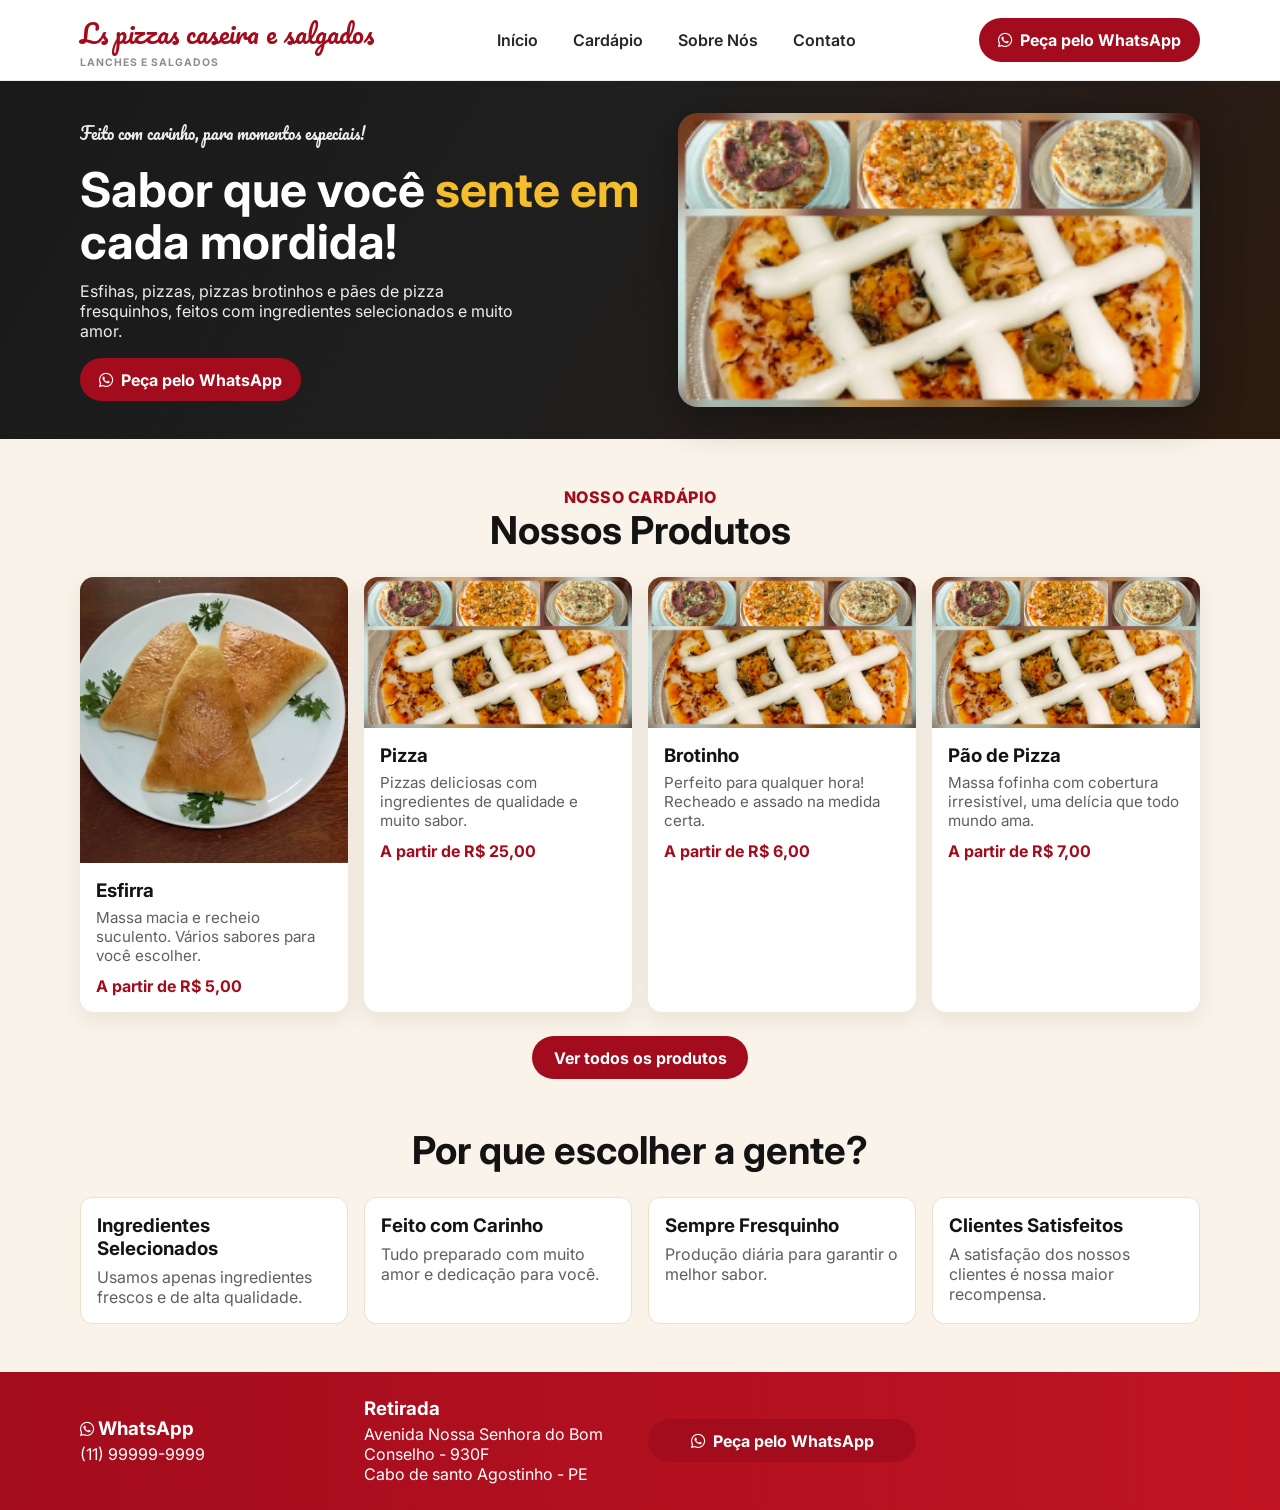
<file: index.html>
<!DOCTYPE html>
<html lang="pt-BR">

<head>
  <meta charset="UTF-8">
  <meta name="viewport" content="width=device-width, initial-scale=1.0">
  <title>Sabor & Cia | Lanches e Salgados</title>
  <link rel="preconnect" href="https://fonts.googleapis.com">
  <link rel="preconnect" href="https://fonts.gstatic.com" crossorigin>
  <link href="https://fonts.googleapis.com/css2?family=Inter:wght@400;500;700;800&family=Pacifico&display=swap"
    rel="stylesheet">
  <link rel="stylesheet" href="https://cdnjs.cloudflare.com/ajax/libs/font-awesome/6.5.2/css/all.min.css"
    crossorigin="anonymous" referrerpolicy="no-referrer">
  <link rel="stylesheet" href="estilos/style.css">
</head>

<body>
  <a class="pular-conteudo" href="#conteudo-principal">Pular para o conteúdo principal</a>
  <header class="topo">
    <div class="container nav-wrapper">
      <a href="index.html" class="logo">
        <span class="logo-script">Ls pizzas caseira e salgados</span>
        <span class="logo-sub">LANCHES E SALGADOS</span>
      </a>

      <button class="hamburger" id="menuToggle" aria-label="Abrir menu" aria-expanded="false"
        aria-controls="menuPrincipal">
        <span></span>
        <span></span>
        <span></span>
      </button>

      <nav class="menu" id="menuPrincipal">
        <ul>
          <li><a href="index.html">Início</a></li>
          <li><a href="paginas/cardapio.html">Cardápio</a></li>
          <li><a href="paginas/sobre.html">Sobre Nós</a></li>
          <li><a href="https://wa.me/5511999999999" target="_blank" rel="noopener noreferrer">Contato</a></li>
        </ul>
      </nav>

      <a class="btn-whatsapp desktop-only" href="https://wa.me/5511999999999" target="_blank" rel="noopener noreferrer">
        <i class="fa-brands fa-whatsapp icone-whatsapp" aria-hidden="true"></i>
        Peça pelo WhatsApp
      </a>
    </div>
  </header>

  <main id="conteudo-principal">
    <section class="hero" aria-labelledby="hero-titulo">
      <div class="container hero-content">
        <div class="hero-texto">
          <p class="hero-frase">Feito com carinho, para momentos especiais!</p>
          <h1 id="hero-titulo">Sabor que você <span>sente em</span> cada mordida!</h1>
          <p>Esfihas, pizzas, pizzas brotinhos e pães de pizza fresquinhos, feitos com ingredientes selecionados e muito
            amor.</p>
          <a class="btn-whatsapp" href="https://wa.me/5511999999999" target="_blank" rel="noopener noreferrer"><i
              class="fa-brands fa-whatsapp icone-whatsapp" aria-hidden="true"></i>Peça pelo WhatsApp</a>
        </div>
        <figure class="hero-art">
          <img src="imagens/pizzas-montagem.png" width="1200" height="900"
            alt="Montagem com três pizzas brotinho variadas na parte superior e, abaixo, pizza grande de frango com requeijão cremoso em formato de treliça e azeitonas."
            decoding="async" fetchpriority="high">
        </figure>
      </div>
    </section>

    <section class="produtos" id="cardapio" aria-labelledby="titulo-produtos">
      <div class="container">
        <p class="secao-tag">Nosso Cardápio</p>
        <h2 id="titulo-produtos">Nossos Produtos</h2>
        <div class="cards">
          <article class="card">
            <figure class="card-media">
              <img src="imagens/esfirras.png" width="900" height="900"
                alt="Três esfirras triangulares douradas com casca brilhante, decoradas com coentro, em prato branco sobre mesa de madeira."
                loading="lazy" decoding="async">
            </figure>
            <div class="card-corpo">
              <h3>Esfirra</h3>
              <p>Massa macia e recheio suculento. Vários sabores para você escolher.</p>
              <strong>A partir de R$ 5,00</strong>
            </div>
          </article>

          <article class="card">
            <figure class="card-media">
              <img src="imagens/pizzas-montagem.png" width="1200" height="900"
                alt="Pizza grande de frango com requeijão cremoso em treliça e azeitonas — referência visual da pizza tradicional."
                loading="lazy" decoding="async">
            </figure>
            <div class="card-corpo">
              <h3>Pizza</h3>
              <p>Pizzas deliciosas com ingredientes de qualidade e muito sabor.</p>
              <strong>A partir de R$ 25,00</strong>
            </div>
          </article>

          <article class="card">
            <figure class="card-media">
              <img src="imagens/pizzas-montagem.png" width="1200" height="900"
                alt="Pizza brotinho individual com frango desfiado, milho e azeitonas." loading="lazy" decoding="async">
            </figure>
            <div class="card-corpo">
              <h3>Brotinho</h3>
              <p>Perfeito para qualquer hora! Recheado e assado na medida certa.</p>
              <strong>A partir de R$ 6,00</strong>
            </div>
          </article>

          <article class="card">
            <figure class="card-media">
              <img src="imagens/pizzas-montagem.png" width="1200" height="900"
                alt="Close de pizza com cobertura cremosa de requeijão em treliça, queijo derretido e azeitonas, em referência visual ao pão de pizza recheado."
                loading="lazy" decoding="async">
            </figure>
            <div class="card-corpo">
              <h3>Pão de Pizza</h3>
              <p>Massa fofinha com cobertura irresistível, uma delícia que todo mundo ama.</p>
              <strong>A partir de R$ 7,00</strong>
            </div>
          </article>
        </div>
        <a class="btn-ver" href="paginas/cardapio.html">Ver todos os produtos</a>
      </div>
    </section>

    <section class="diferenciais" aria-labelledby="titulo-diferenciais">
      <div class="container">
        <h2 id="titulo-diferenciais">Por que escolher a gente?</h2>
        <div class="itens">
          <article>
            <h3>Ingredientes Selecionados</h3>
            <p>Usamos apenas ingredientes frescos e de alta qualidade.</p>
          </article>
          <article>
            <h3>Feito com Carinho</h3>
            <p>Tudo preparado com muito amor e dedicação para você.</p>
          </article>
          <article>
            <h3>Sempre Fresquinho</h3>
            <p>Produção diária para garantir o melhor sabor.</p>
          </article>
          <article>
            <h3>Clientes Satisfeitos</h3>
            <p>A satisfação dos nossos clientes é nossa maior recompensa.</p>
          </article>
        </div>
      </div>
    </section>
  </main>

  <footer class="rodape">
    <div class="container rodape-grid">
      <div>
        <h3><i class="fa-brands fa-whatsapp icone-whatsapp" aria-hidden="true"></i>  WhatsApp</h3>
        <p>(11) 99999-9999</p>
      </div>
      <div>
        <h3>Retirada</h3>
        <p>Avenida Nossa Senhora do Bom Conselho - 930F<br>Cabo de santo Agostinho - PE</p>
      </div>
      <a class="btn-whatsapp" href="https://wa.me/5511999999999" target="_blank" rel="noopener noreferrer">
        <i class="fa-brands fa-whatsapp icone-whatsapp" aria-hidden="true"></i>
        Peça pelo WhatsApp
      </a>
    </div>
  </footer>

  <script src="javascript/menu.js"></script>
</body>

</html>
</file>
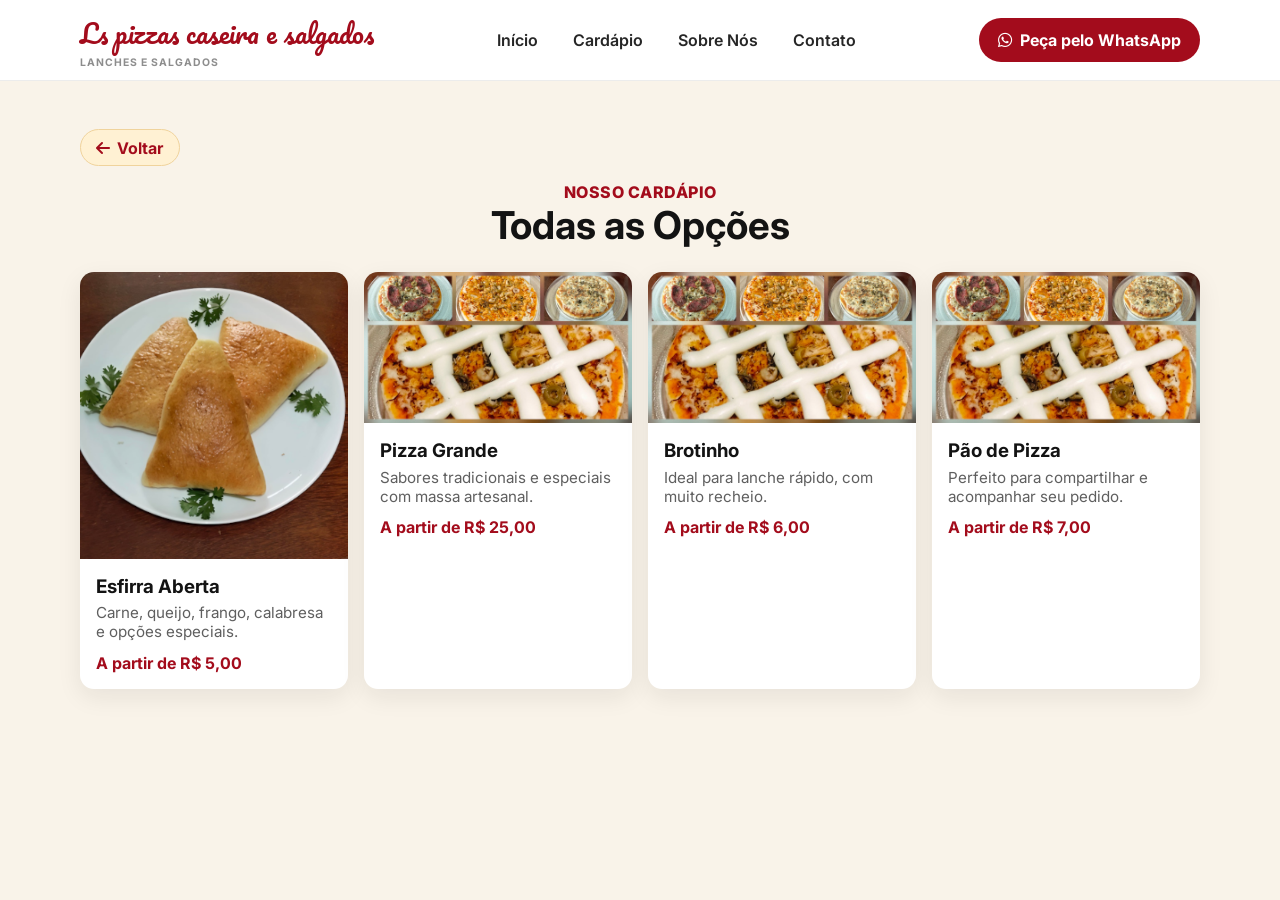
<file: paginas/cardapio.html>
<!DOCTYPE html>
<html lang="pt-BR">
<head>
  <meta charset="UTF-8">
  <meta name="viewport" content="width=device-width, initial-scale=1.0">
  <title>Cardápio | Sabor & Cia</title>
  <link rel="preconnect" href="https://fonts.googleapis.com">
  <link rel="preconnect" href="https://fonts.gstatic.com" crossorigin>
  <link href="https://fonts.googleapis.com/css2?family=Inter:wght@400;500;700;800&family=Pacifico&display=swap" rel="stylesheet">
  <link rel="stylesheet" href="https://cdnjs.cloudflare.com/ajax/libs/font-awesome/6.5.2/css/all.min.css" crossorigin="anonymous" referrerpolicy="no-referrer">
  <link rel="stylesheet" href="../estilos/style.css">
</head>
<body>
  <header class="topo">
    <div class="container nav-wrapper">
      <a href="../index.html" class="logo">
        <span class="logo-script">Ls pizzas caseira e salgados</span>
        <span class="logo-sub">LANCHES E SALGADOS</span>
      </a>

      <button class="hamburger" id="menuToggle" aria-label="Abrir menu" aria-expanded="false" aria-controls="menuPrincipal">
        <span></span>
        <span></span>
        <span></span>
      </button>

      <nav class="menu" id="menuPrincipal">
        <ul>
          <li><a href="../index.html">Início</a></li>
          <li><a href="cardapio.html">Cardápio</a></li>
          <li><a href="sobre.html">Sobre Nós</a></li>
          <li><a href="https://wa.me/5511999999999" target="_blank" rel="noopener noreferrer">Contato</a></li>
        </ul>
      </nav>

      <a class="btn-whatsapp desktop-only" href="https://wa.me/5511999999999" target="_blank" rel="noopener noreferrer">
        <i class="fa-brands fa-whatsapp icone-whatsapp" aria-hidden="true"></i>
        Peça pelo WhatsApp
      </a>
    </div>
  </header>

  <main class="produtos">
    <div class="container">
      <a class="btn-voltar" href="../index.html" data-back-button>
        <i class="fa-solid fa-arrow-left" aria-hidden="true"></i>
        Voltar
      </a>
      <p class="secao-tag">Nosso Cardápio</p>
      <h2>Todas as Opções</h2>
      <div class="cards">
        <article class="card">
          <figure class="card-media">
            <img src="../imagens/esfirras.png" width="900" height="900"
              alt="Três esfirras triangulares douradas com casca brilhante, decoradas com coentro, em prato branco sobre mesa de madeira."
              loading="lazy" decoding="async">
          </figure>
          <div class="card-corpo">
            <h3>Esfirra Aberta</h3>
            <p>Carne, queijo, frango, calabresa e opções especiais.</p>
            <strong>A partir de R$ 5,00</strong>
          </div>
        </article>
        <article class="card">
          <figure class="card-media">
            <img src="../imagens/pizzas-montagem.png" width="1200" height="900"
              alt="Pizza grande de frango com requeijão cremoso em treliça e azeitonas — referência visual da pizza tradicional."
              loading="lazy" decoding="async">
          </figure>
          <div class="card-corpo">
            <h3>Pizza Grande</h3>
            <p>Sabores tradicionais e especiais com massa artesanal.</p>
            <strong>A partir de R$ 25,00</strong>
          </div>
        </article>
        <article class="card">
          <figure class="card-media">
            <img src="../imagens/pizzas-montagem.png" width="1200" height="900"
              alt="Pizza brotinho individual com frango desfiado, milho e azeitonas." loading="lazy" decoding="async">
          </figure>
          <div class="card-corpo">
            <h3>Brotinho</h3>
            <p>Ideal para lanche rápido, com muito recheio.</p>
            <strong>A partir de R$ 6,00</strong>
          </div>
        </article>
        <article class="card">
          <figure class="card-media">
            <img src="../imagens/pizzas-montagem.png" width="1200" height="900"
              alt="Close de pizza com cobertura cremosa de requeijão em treliça, queijo derretido e azeitonas, em referência visual ao pão de pizza recheado."
              loading="lazy" decoding="async">
          </figure>
          <div class="card-corpo">
            <h3>Pão de Pizza</h3>
            <p>Perfeito para compartilhar e acompanhar seu pedido.</p>
            <strong>A partir de R$ 7,00</strong>
          </div>
        </article>
      </div>
    </div>
  </main>

  <script src="../javascript/menu.js"></script>
</body>
</html>
</file>
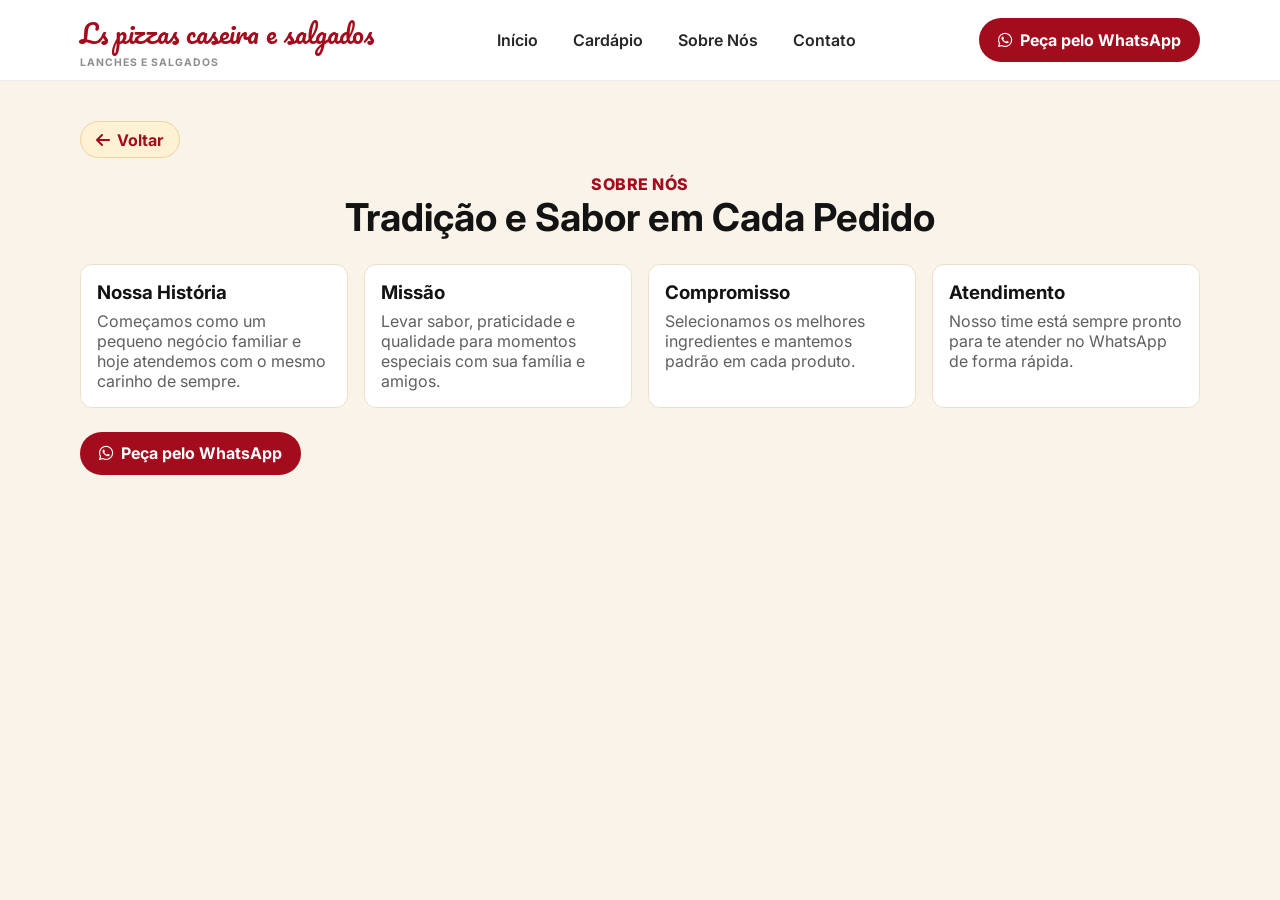
<file: paginas/sobre.html>
<!DOCTYPE html>
<html lang="pt-BR">
<head>
  <meta charset="UTF-8">
  <meta name="viewport" content="width=device-width, initial-scale=1.0">
  <title>Sobre Nós | Sabor & Cia</title>
  <link rel="preconnect" href="https://fonts.googleapis.com">
  <link rel="preconnect" href="https://fonts.gstatic.com" crossorigin>
  <link href="https://fonts.googleapis.com/css2?family=Inter:wght@400;500;700;800&family=Pacifico&display=swap" rel="stylesheet">
  <link rel="stylesheet" href="https://cdnjs.cloudflare.com/ajax/libs/font-awesome/6.5.2/css/all.min.css" crossorigin="anonymous" referrerpolicy="no-referrer">
  <link rel="stylesheet" href="../estilos/style.css">
</head>
<body>
  <header class="topo">
    <div class="container nav-wrapper">
      <a href="../index.html" class="logo">
        <span class="logo-script">Ls pizzas caseira e salgados</span>
        <span class="logo-sub">LANCHES E SALGADOS</span>
      </a>

      <button class="hamburger" id="menuToggle" aria-label="Abrir menu" aria-expanded="false" aria-controls="menuPrincipal">
        <span></span>
        <span></span>
        <span></span>
      </button>

      <nav class="menu" id="menuPrincipal">
        <ul>
          <li><a href="../index.html">Início</a></li>
          <li><a href="cardapio.html">Cardápio</a></li>
          <li><a href="sobre.html">Sobre Nós</a></li>
          <li><a href="https://wa.me/5511999999999" target="_blank" rel="noopener noreferrer">Contato</a></li>
        </ul>
      </nav>

      <a class="btn-whatsapp desktop-only" href="https://wa.me/5511999999999" target="_blank" rel="noopener noreferrer">
        <i class="fa-brands fa-whatsapp icone-whatsapp" aria-hidden="true"></i>
        Peça pelo WhatsApp
      </a>
    </div>
  </header>

  <main class="diferenciais">
    <div class="container" style="padding-top: 2.5rem;">
      <a class="btn-voltar" href="../index.html" data-back-button>
        <i class="fa-solid fa-arrow-left" aria-hidden="true"></i>
        Voltar
      </a>
      <p class="secao-tag">Sobre Nós</p>
      <h2>Tradição e Sabor em Cada Pedido</h2>
      <div class="itens">
        <article>
          <h3>Nossa História</h3>
          <p>Começamos como um pequeno negócio familiar e hoje atendemos com o mesmo carinho de sempre.</p>
        </article>
        <article>
          <h3>Missão</h3>
          <p>Levar sabor, praticidade e qualidade para momentos especiais com sua família e amigos.</p>
        </article>
        <article>
          <h3>Compromisso</h3>
          <p>Selecionamos os melhores ingredientes e mantemos padrão em cada produto.</p>
        </article>
        <article>
          <h3>Atendimento</h3>
          <p>Nosso time está sempre pronto para te atender no WhatsApp de forma rápida.</p>
        </article>
      </div>
      <a class="btn-whatsapp" href="https://wa.me/5511999999999" target="_blank" rel="noopener noreferrer" style="margin-top: 1.5rem;">
        <i class="fa-brands fa-whatsapp icone-whatsapp" aria-hidden="true"></i>
        Peça pelo WhatsApp
      </a>
    </div>
  </main>

  <script src="../javascript/menu.js"></script>
</body>
</html>
</file>
<file: estilos/style.css>
:root {
  --vinho: #a30c1c;
  --vinho-escuro: #7f0613;
  --amarelo: #f3bd2b;
  --preto: #131313;
  --creme: #f9f3e9;
  --branco: #ffffff;
  --cinza: #5f5f5f;
}

* {
  margin: 0;
  padding: 0;
  box-sizing: border-box;
}

body {
  font-family: "Inter", sans-serif;
  background: var(--creme);
  color: var(--preto);
}

.sr-only {
  position: absolute;
  width: 1px;
  height: 1px;
  padding: 0;
  margin: -1px;
  overflow: hidden;
  clip: rect(0, 0, 0, 0);
  white-space: nowrap;
  border: 0;
}

.pular-conteudo {
  position: absolute;
  left: -9999px;
  top: 0;
  z-index: 2000;
  padding: 0.75rem 1.1rem;
  background: var(--vinho);
  color: var(--branco);
  font-weight: 700;
  text-decoration: none;
  border-radius: 0 0 10px 0;
  -webkit-tap-highlight-color: transparent;
}

.pular-conteudo:focus {
  left: 0;
  outline: 2px solid var(--amarelo);
  outline-offset: 2px;
}

.container {
  width: min(1120px, 92%);
  margin: 0 auto;
}

.topo {
  background: var(--branco);
  position: sticky;
  top: 0;
  z-index: 1000;
  border-bottom: 1px solid #ececec;
}

.nav-wrapper {
  min-height: 80px;
  display: flex;
  align-items: center;
  justify-content: space-between;
  gap: 1rem;
}

.logo {
  text-decoration: none;
  display: flex;
  flex-direction: column;
  -webkit-tap-highlight-color: transparent;
}

.logo-script {
  font-family: "Pacifico", cursive;
  color: var(--vinho);
  font-size: 1.6rem;
}

.logo-sub {
  color: #8d8d8d;
  letter-spacing: 1px;
  font-size: 0.65rem;
  font-weight: 700;
}

.menu {
  display: flex;
  align-items: center;
}

.menu ul {
  list-style: none;
  display: flex;
  align-items: center;
  gap: 0.5rem;
}

.menu li {
  display: flex;
}

.menu a {
  text-decoration: none;
  color: #262626;
  font-weight: 600;
  width: 100%;
  display: inline-flex;
  align-items: center;
  padding: 0.55rem 0.85rem;
  border-radius: 10px;
  transition: background-color 0.25s ease, color 0.25s ease;
  -webkit-tap-highlight-color: transparent;
}

.menu a:hover {
  background-color: #f7e5c0;
  color: var(--vinho);
}

.btn-whatsapp {
  text-decoration: none;
  background: var(--vinho);
  color: var(--branco);
  font-weight: 700;
  border-radius: 999px;
  padding: 0.72rem 1.2rem;
  display: inline-flex;
  align-items: center;
  justify-content: center;
  gap: 0.5rem;
  transition: 0.3s ease;
  -webkit-tap-highlight-color: transparent;
}

.btn-whatsapp:hover {
  background: var(--vinho-escuro);
}

.icone-whatsapp {
  font-size: 1.02rem;
  line-height: 1;
}

.hero {
  background: linear-gradient(120deg, #191919 0%, #1f1f1f 45%, #2b1a0f 100%);
  color: var(--branco);
  padding: 2rem 0;
}

.hero-content {
  display: grid;
  grid-template-columns: 1fr;
  gap: 1.5rem;
}

.hero-frase {
  color: #ffd798;
  font-family: "Pacifico", cursive;
  margin-bottom: 0.8rem;
}

.hero h1 {
  font-size: clamp(1.8rem, 4vw, 3rem);
  line-height: 1.08;
  margin-bottom: 0.8rem;
}

.hero h1 span {
  color: var(--amarelo);
}

.hero-texto p {
  max-width: 45ch;
  margin-bottom: 1.1rem;
  color: #ededed;
}

.hero-art {
  margin: 0;
  border-radius: 20px;
  overflow: hidden;
  box-shadow:
    inset 0 0 0 2px rgba(255, 255, 255, 0.08),
    0 12px 40px rgba(0, 0, 0, 0.35);
  line-height: 0;
}

.hero-art img {
  width: 100%;
  height: auto;
  display: block;
}

.produtos {
  padding: 3rem 0;
}

.secao-tag {
  color: var(--vinho);
  font-weight: 800;
  text-transform: uppercase;
  letter-spacing: 0.5px;
  text-align: center;
}

.produtos h2,
.diferenciais h2 {
  text-align: center;
  font-size: clamp(1.7rem, 4vw, 2.4rem);
  margin-bottom: 1.5rem;
}

.cards {
  display: grid;
  grid-template-columns: 1fr;
  gap: 1rem;
}

.card {
  background: var(--branco);
  border-radius: 14px;
  overflow: hidden;
  box-shadow: 0 8px 24px rgba(23, 23, 23, 0.08);
}

.card-media {
  margin: 0;
  overflow: hidden;
  background: #ebe6dc;
}

.card-media img {
  width: 100%;
  height: 70%;
  object-fit: cover;
  object-position: center;
  display: block;
}

.card-corpo {
  padding: 1rem;
}

.card h3 {
  margin-bottom: 0.35rem;
}

.card p {
  color: var(--cinza);
  margin-bottom: 0.7rem;
  font-size: 0.95rem;
}

.card strong {
  color: var(--vinho);
}

.btn-ver {
  margin: 1.5rem auto 0;
  display: block;
  width: fit-content;
  text-decoration: none;
  background: var(--vinho);
  color: var(--branco);
  font-weight: 700;
  border-radius: 999px;
  padding: 0.72rem 1.35rem;
  -webkit-tap-highlight-color: transparent;
}

.btn-voltar {
  width: fit-content;
  text-decoration: none;
  display: inline-flex;
  align-items: center;
  gap: 0.45rem;
  color: var(--vinho);
  background: #fff1d3;
  border: 1px solid #f0d39c;
  border-radius: 999px;
  padding: 0.48rem 0.95rem;
  margin: 0 0 1rem;
  font-weight: 700;
  -webkit-tap-highlight-color: transparent;
}

.btn-voltar:hover {
  background: #ffe6b8;
}

.diferenciais {
  padding: 0 0 3rem;
}

.itens {
  display: grid;
  grid-template-columns: 1fr;
  gap: 1rem;
}

.itens article {
  background: var(--branco);
  padding: 1rem;
  border-radius: 12px;
  border: 1px solid #eee0ca;
}

.itens p {
  color: var(--cinza);
  margin-top: 0.4rem;
}

.rodape {
  background: linear-gradient(90deg, var(--vinho) 0, #c01423 100%);
  color: var(--branco);
  padding: 1.6rem 0;
}

.rodape-grid {
  display: grid;
  grid-template-columns: 1fr;
  gap: 1rem;
  align-items: center;
}

.rodape h3 {
  margin-bottom: 0.25rem;
}

.hamburger {
  border: 0;
  background: transparent;
  width: 44px;
  height: 44px;
  display: none;
  cursor: pointer;
  position: relative;
}

.hamburger span {
  position: absolute;
  left: 8px;
  right: 8px;
  height: 3px;
  background: var(--vinho);
  border-radius: 999px;
  transition: transform 0.35s ease, opacity 0.25s ease, top 0.35s ease;
}

.hamburger span:nth-child(1) { top: 12px; }
.hamburger span:nth-child(2) { top: 20px; }
.hamburger span:nth-child(3) { top: 28px; }

.hamburger.active span:nth-child(1) {
  top: 20px;
  transform: rotate(45deg);
}

.hamburger.active span:nth-child(2) {
  opacity: 0;
}

.hamburger.active span:nth-child(3) {
  top: 20px;
  transform: rotate(-45deg);
}

.desktop-only {
  display: inline-flex;
}

.menu-overlay {
  position: fixed;
  inset: 0;
  background: rgba(19, 19, 19, 0.45);
  opacity: 0;
  visibility: hidden;
  transition: opacity 0.25s ease;
  z-index: 950;
}

.menu-overlay.show {
  opacity: 1;
  visibility: visible;
}

@media (max-width: 900px) {
  .desktop-only {
    display: none;
  }

  .hamburger {
    display: block;
    z-index: 1100;
  }

  .menu {
    position: fixed;
    top: 0;
    right: 0;
    width: min(320px, 82vw);
    height: 100dvh;
    background: linear-gradient(180deg, #8f0815, #b30f20);
    padding: 6rem 1.3rem 2rem;
    display: block;
    transform: translateX(110%);
    transition: transform 0.42s cubic-bezier(0.2, 0.9, 0.2, 1);
    box-shadow: -10px 0 30px rgba(0, 0, 0, 0.24);
    z-index: 1000;
  }

  .menu a {
    color: var(--branco);
    font-size: 1.1rem;
    width: 100%;
    padding: 0.75rem 0.9rem;
    border-radius: 8px;
  }

  .menu ul {
    width: 100%;
    flex-direction: column;
    align-items: stretch;
    gap: 0.4rem;
  }

  .menu li {
    width: 100%;
  }

  .menu a:hover {
    color: var(--branco);
    background-color: rgba(255, 255, 255, 0.16);
  }

  .menu.open {
    transform: translateX(0);
  }
}

@media (min-width: 700px) {
  .cards {
    grid-template-columns: repeat(2, 1fr);
  }

  .itens,
  .rodape-grid {
    grid-template-columns: repeat(2, 1fr);
  }
}

@media (min-width: 1024px) {
  .hero-content {
    grid-template-columns: 1.1fr 1fr;
    align-items: center;
  }

  .cards {
    grid-template-columns: repeat(4, 1fr);
  }

  .itens,
  .rodape-grid {
    grid-template-columns: repeat(4, 1fr);
  }
}
</file>
